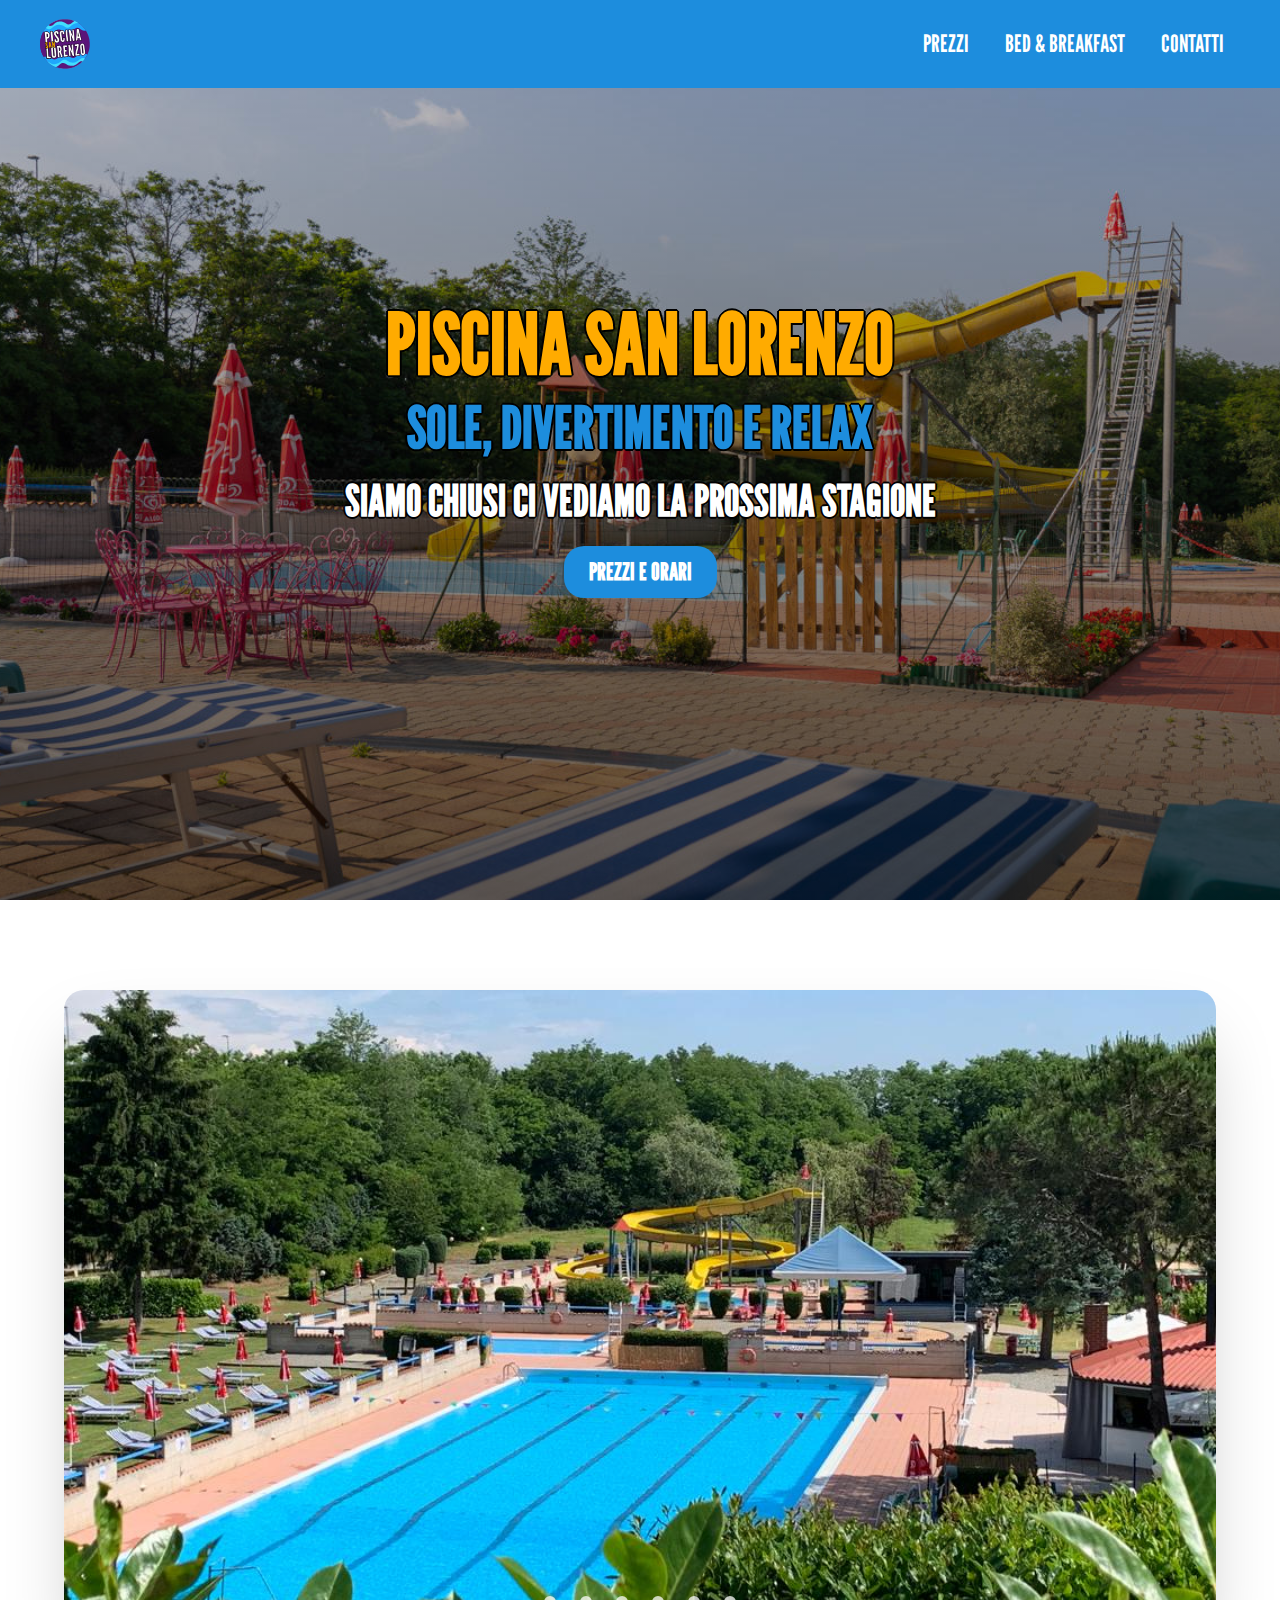
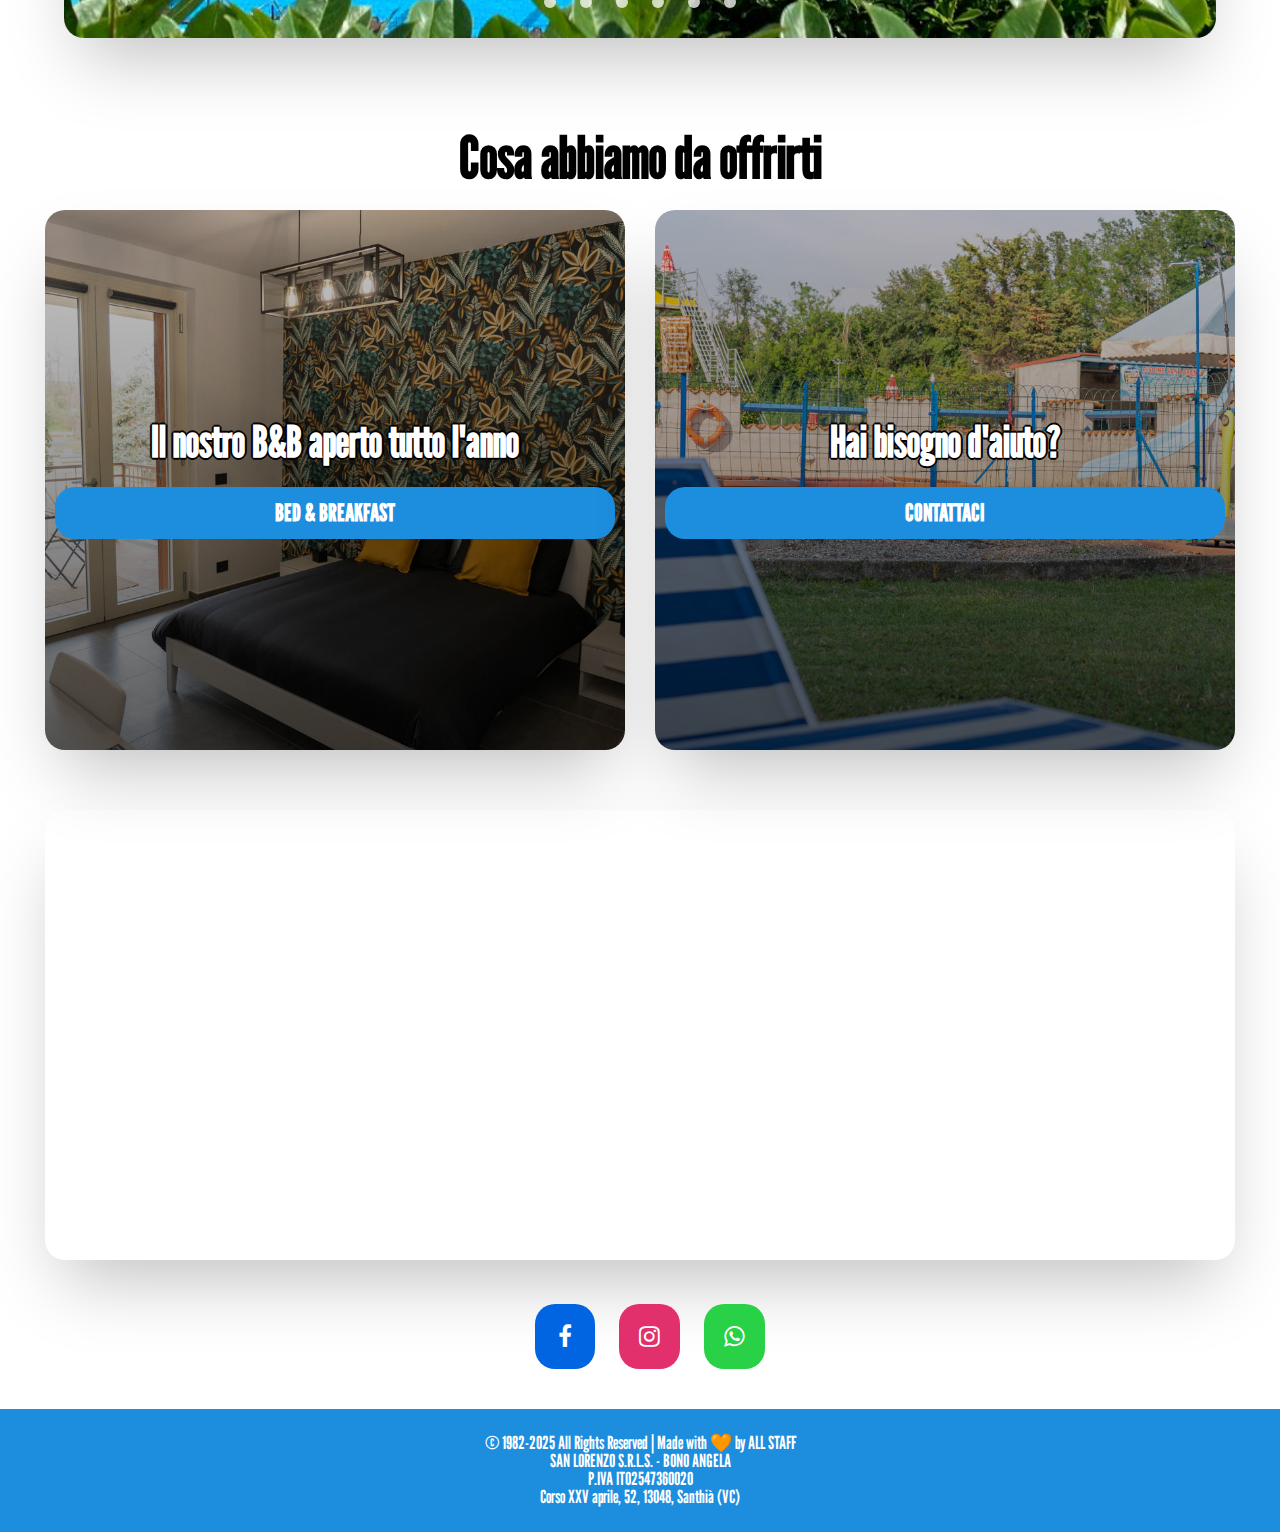
<file: index.html>
<!DOCTYPE html>
<html lang="en">
<head>
  <meta charset="UTF-8">
  <meta name="viewport" content="width=device-width, initial-scale=1.0">
  <meta http-equiv="X-UA-Compatible" content="ie=edge">
  <title>Piscina San Lorenzo</title>
  <link rel="icon" type="image/x-icon" href="/static/favicon/favicon.ico">
  <link rel="stylesheet" href="https://cdnjs.cloudflare.com/ajax/libs/font-awesome/4.7.0/css/font-awesome.min.css">
  <link rel="stylesheet" href="/static/css/style.css">
</head>

<body>
  <header class="header">
    <div class="header__content">
      <a class="header__logo" href="/">
        <img src="/static/img/Logo.svg" alt=" PISCINA SAN LORENZO">  
      </a>
      <div class="header__quick">
        <div class="icon-hamburger">
          <span></span>
          <span></span>
        </div>
      </div>
      <ul class="header__menu">
        <li><a href="/page/prezzi.html">PREZZI</a></li>
        <li><a href="/page/bnb.html">BED & BREAKFAST</a></li>
        <li><a href="/page/contatti.html">CONTATTI</a></li>
      </ul>
    </div>
  </header>


  <div class="cover__hero" style="background-image:linear-gradient(to bottom, rgba(0,0,0,0.2), rgba(0,0,0,0.6)), url('/static/img/Esterno/E5.jpg');">
    <div class="cover__content__hero">
      <h1>PISCINA SAN LORENZO</h1>
      <h2>SOLE, DIVERTIMENTO E RELAX</h2>
      <h3> SIAMO CHIUSI CI VEDIAMO LA PROSSIMA STAGIONE </h3>
      <a href="/page/prezzi.html" class="button">PREZZI E ORARI</a>
    </div>
  </div>

  <div class="spacer"></div>

  <section class="container">
    <div class="slider-wrapper">
      <div class="slider">
        <img id="slide-1" src="/static/img/Esterno/E15.jpg" alt="" />
        <img id="slide-2" src="/static/img/Esterno/E16.jpg" alt="" />
        <img id="slide-3" src="/static/img/Esterno/E14.jpg" alt="" />
        <img id="slide-4" src="/static/img/Esterno/E4.jpg" alt="" />
        <img id="slide-5" src="/static/img/Esterno/E11.jpg" alt="" />
        <img id="slide-6" src="/static/img/Esterno/E12.jpg" alt="" />
      </div>
      <div class="slider-nav">
        <a href="#slide-1"></a>
        <a href="#slide-2"></a>
        <a href="#slide-3"></a>
        <a href="#slide-4"></a>
        <a href="#slide-5"></a>
        <a href="#slide-6"></a>
      </div>
    </div>
  </section>

  <div class="spacer"></div>

  <div class="grid grid--center" id="casi-studio">
    <div class="col-70 text-center">
      <h2>Cosa abbiamo da offrirti</h2>
    </div>
    <div class="col-50">
      <div class="cover__card round mb-2" style="background-image:linear-gradient(to bottom, rgba(0,0,0,0.2), rgba(0,0,0,0.6)), url('/static/img/BnB/Camera_3/C3_1.jpg');">
        <h3> Il nostro B&B aperto tutto l'anno </h3>
        <a href="/page/bnb.html" class="button">Bed & Breakfast</a>
      </div>
    </div>
    <div class="col-50">
      <div class="cover__card round mb-2" style="background-image:linear-gradient(to bottom, rgba(0,0,0,0.2), rgba(0,0,0,0.6)), url('/static/img/Esterno/E7.jpg');">
        <h3> Hai bisogno d'aiuto? </h3>
        <a href="/page/contatti.html" class="button">Contattaci</a>
      </div>
    </div>
  </div>

  <div class="grid">
    <div class="col-100 text-center pt-3">
        <iframe src="https://www.google.com/maps/embed?pb=!1m18!1m12!1m3!1d2802.30375142001!2d8.1387801767427!3d45.383043138849224!2m3!1f0!2f0!3f0!3m2!1i1024!2i768!4f13.1!3m3!1m2!1s0x47862dfe93e5a685%3A0x7ba602fc5233c6cf!2sPiscina%20San%20Lorenzo!5e0!3m2!1sit!2sit!4v1734511897039!5m2!1sit!2sit"></iframe>
    </div>
  </div>

  <div class="grid">
    <div class="col-100 text-center pt-3 pb-3">
      <a href="https://www.facebook.com/PiscinaSanLorenzo/?locale=it_IT" class="button-facebook"><i class="fa fa-facebook"></i></a>
      <a href="https://www.instagram.com/piscina_san_lorenzo/" class="button-instagram"><i class="fa fa-instagram"></i></a>
      <a href="https://api.whatsapp.com/send/?phone=393274658067&text&type=phone_number&app_absent=0"class="button-whatsapp"><i class="fa fa-whatsapp"></i></a>
    </div>
  </div>

  <footer class="footer">
    <div class="grid">
      <div class="col-100 text-center">
        <li>© 1982-2025 All Rights Reserved | Made with &#129505; by ALL STAFF</li>
        <li>SAN LORENZO S.R.L.S. - BONO ANGELA</li>
        <li>P.IVA IT02547360020</li>
        <li>Corso XXV aprile, 52, 13048, Santhià (VC)</li>
      </div>
    </div>
  </footer>

  
  <script> 
    let item = document.querySelector('.icon-hamburger');
    item.addEventListener("click", function() {
      document.body.classList.toggle('menu-open');
    });
  </script>

</body>
</html>
</file>
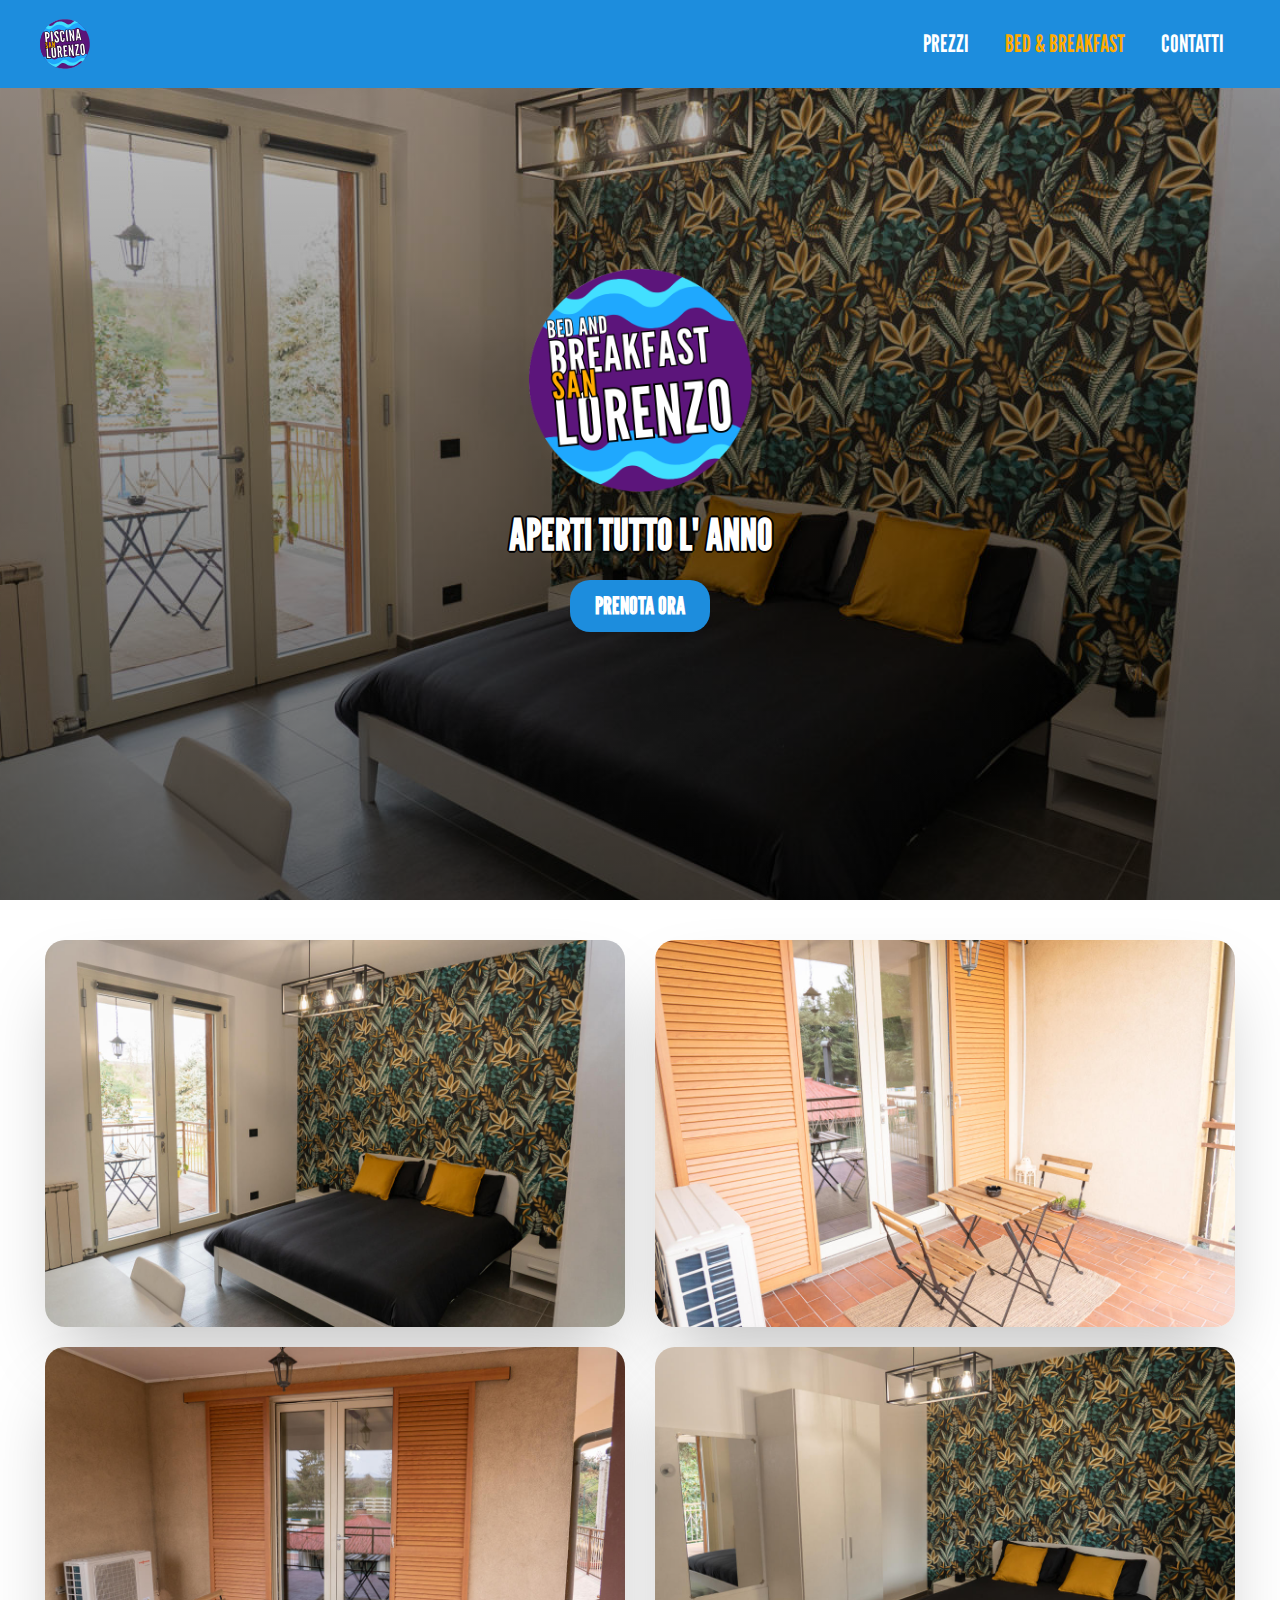
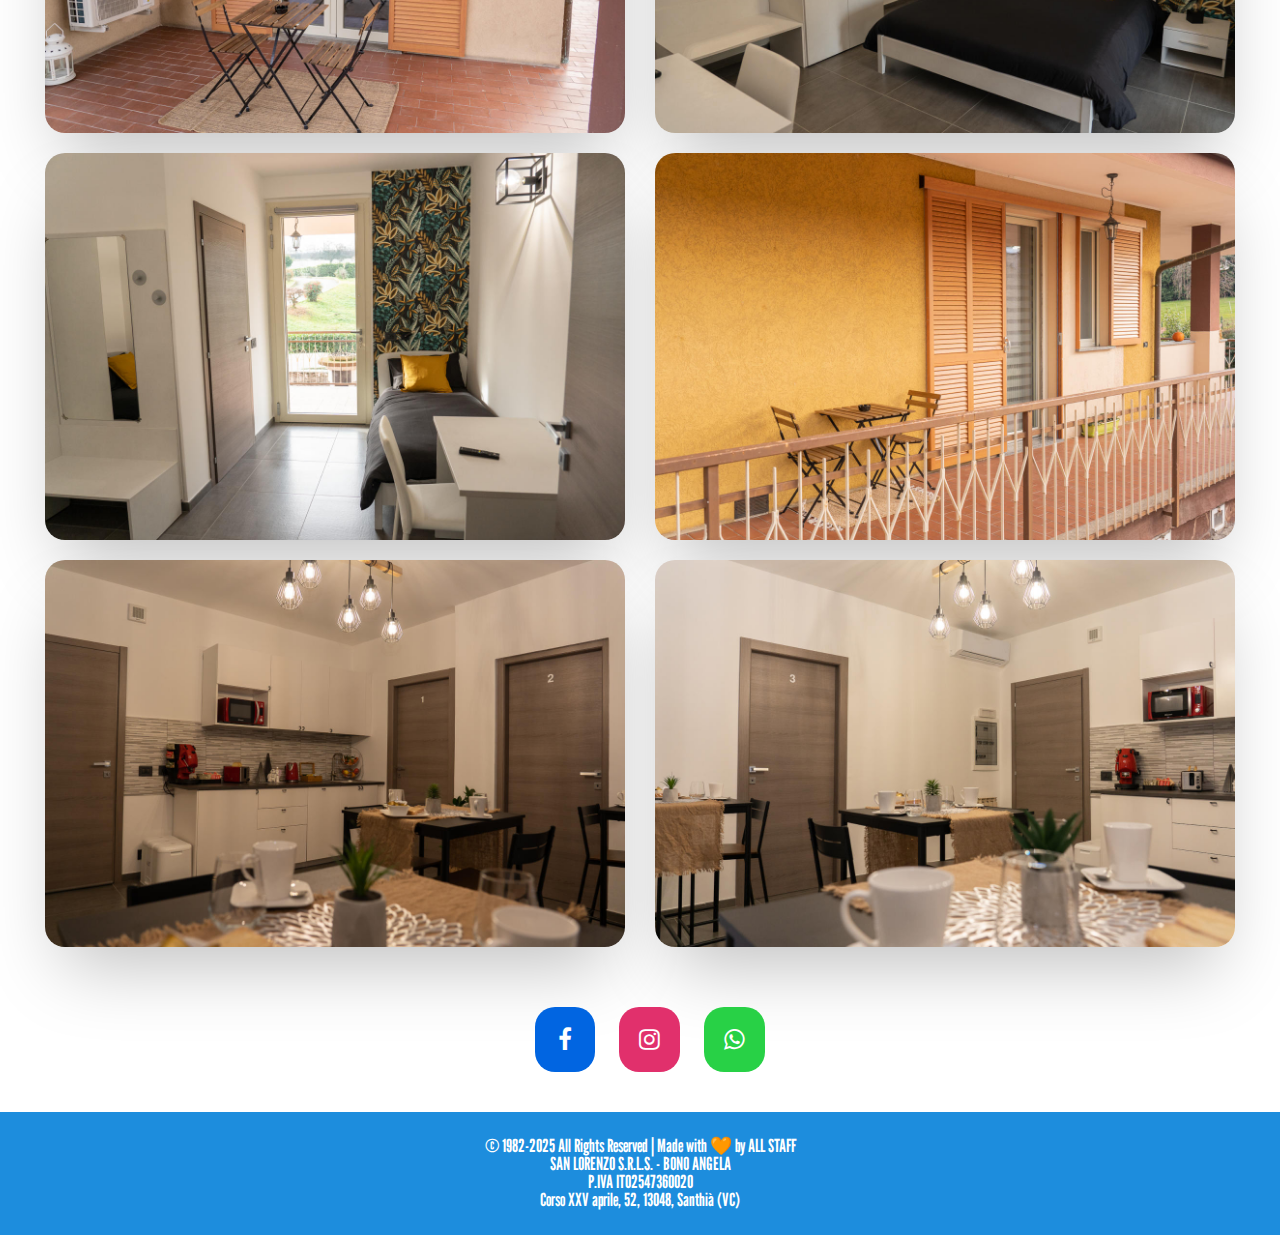
<file: page/bnb.html>
<!DOCTYPE html>
<html lang="en">
<head>
  <meta charset="UTF-8">
  <meta name="viewport" content="width=device-width, initial-scale=1.0">
  <meta http-equiv="X-UA-Compatible" content="ie=edge">
  <title>Bed & Breakfast</title>
  <link rel="icon" type="image/x-icon" href="/static/favicon/favicon.ico">
  <link rel="stylesheet" href="https://cdnjs.cloudflare.com/ajax/libs/font-awesome/4.7.0/css/font-awesome.min.css">
  <link rel="stylesheet" href="/static/css/style.css">
</head>

<body>
  <header class="header">
    <div class="header__content">
      <a class="header__logo" href="/">
        <img src="/static/img/Logo.svg" alt=" PISCINA SAN LORENZO">  
      </a>
      <div class="header__quick">
        <div class="icon-hamburger">
          <span></span>
          <span></span>
        </div>
    </div>
      <ul class="header__menu">
        <li><a href="/page/prezzi.html">PREZZI</a></li>
        <li><a style="color: #FFAB00ff;"href="/page/bnb.html">BED & BREAKFAST</a></li>
        <li><a href="/page/contatti.html">CONTATTI</a></li>
      </ul>
    </div>
  </header>

  <div class="cover__hero" style="background-image:linear-gradient(to bottom, rgba(0,0,0,0.2), rgba(0,0,0,0.6)), url('/static/img/BnB/Camera_3/C3_1.jpg');">
    <div class="cover__content__hero">
      <div class="grid">
        <div class="col-100 text-center">
          <img src="/static/img/logo/Logo_BnB.png" alt="" class="img-res">
          <h3>APERTI TUTTO L' ANNO</h3>
          <a href="https://booking.ireservation.it/it/piemonte/piscina-san-lorenzo-santhia/58315?hotelid=30324&checkin=2025-01-23&checkout=2025-01-24&ospiti=2&roomid=90430&rateid=base" class="button">PRENOTA ORA</a>
        </div>
      </div>
    </div>
  </div>

  <div class="grid pt-3">
    <div class="col-50">
      <img src="/static/img/BnB/Camera_3/C3_1.jpg" alt="" class="img-res round">
    </div>
    <div class="col-50">
      <img src="/static/img/BnB/Camera_3/C3_2.jpg" alt="" class="img-res round">
    </div>
  </div>
  <div class="grid">
    <div class="col-50">
      <img src="/static/img/BnB/Camera_2/C2_0.jpg" alt="" class="img-res round">
    </div>
    <div class="col-50">
      <img src="/static/img/BnB/Camera_2/C2_3.jpg" alt="" class="img-res round">
    </div>
  </div>
  <div class="grid">
    <div class="col-50">
      <img src="/static/img/BnB/Camera_1/C1_2.jpg" alt="" class="img-res round">
    </div>
    <div class="col-50">
      <img src="/static/img/BnB/Camera_1/C1_5.jpg" alt="" class="img-res round">
    </div>
  </div>
  <div class="grid">
    <div class="col-50">
      <img src="/static/img/BnB/Area_Comune/AC2.jpg" alt="" class="img-res round">
    </div>
    <div class="col-50">
      <img src="/static/img/BnB/Area_Comune/AC1.jpg" alt="" class="img-res round">
    </div>
  </div>

  <div class="grid">
    <div class="col-100 text-center pt-3 pb-3">
      <a href="https://www.facebook.com/PiscinaSanLorenzo/?locale=it_IT" class="button-facebook"><i class="fa fa-facebook"></i></a>
      <a href="https://www.instagram.com/piscina_san_lorenzo/" class="button-instagram"><i class="fa fa-instagram"></i></a>
      <a href="https://api.whatsapp.com/send/?phone=393274658067&text&type=phone_number&app_absent=0"class="button-whatsapp"><i class="fa fa-whatsapp"></i></a>
    </div>
  </div>

  <footer class="footer">
    <div class="grid">
      <div class="col-100 text-center">
        <li>© 1982-2025 All Rights Reserved | Made with &#129505; by ALL STAFF</li>
        <li>SAN LORENZO S.R.L.S. - BONO ANGELA</li>
        <li>P.IVA IT02547360020</li>
        <li>Corso XXV aprile, 52, 13048, Santhià (VC)</li>
      </div>
    </div>
  </footer>

  <script> 
    let item = document.querySelector('.icon-hamburger');
    item.addEventListener("click", function() {
      document.body.classList.toggle('menu-open');
    });
  </script>

</body>
</html>
</file>
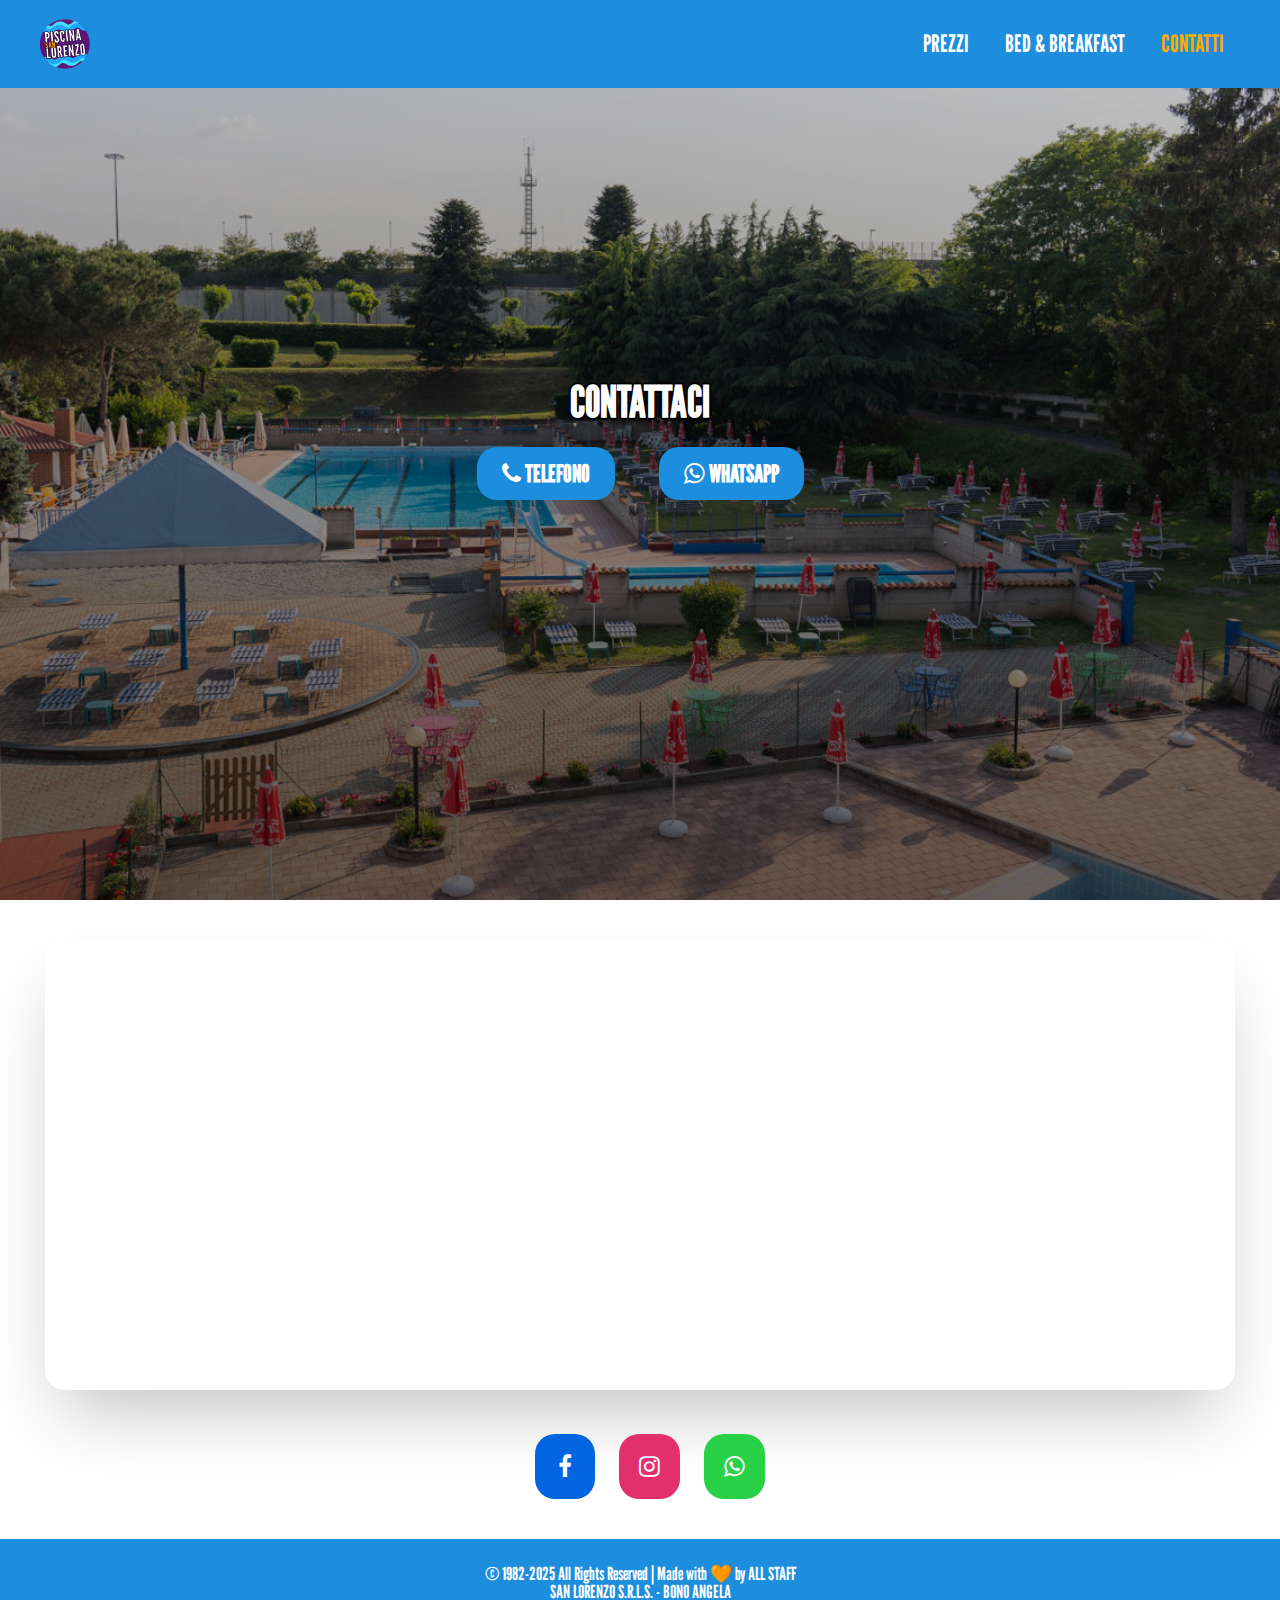
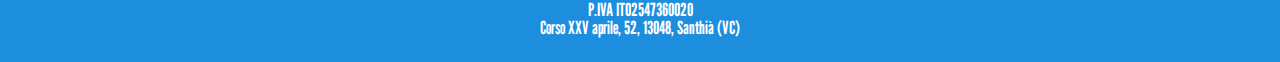
<file: page/contatti.html>
<!DOCTYPE html>
<html lang="en">
<head>
  <meta charset="UTF-8">
  <meta name="viewport" content="width=device-width, initial-scale=1.0">
  <meta http-equiv="X-UA-Compatible" content="ie=edge">
  <title>Contatti</title>
  <link rel="icon" type="image/x-icon" href="/static/favicon/favicon.ico">
  <link rel="stylesheet" href="https://cdnjs.cloudflare.com/ajax/libs/font-awesome/4.7.0/css/font-awesome.min.css">
  <link rel="stylesheet" href="/static/css/style.css">
</head>

<body>
  <header class="header">
    <div class="header__content">
      <a class="header__logo" href="/">
        <img src="/static/img/Logo.svg" alt=" PISCINA SAN LORENZO">  
      </a>
      <div class="header__quick">
        <div class="icon-hamburger">
          <span></span>
          <span></span>
        </div>
    </div>
      <ul class="header__menu">
        <li><a href="/page/prezzi.html">PREZZI</a></li>
        <li><a href="/page/bnb.html">BED & BREAKFAST</a></li>
        <li><a style="color: #FFAB00ff;"href="/page/contatti.html">CONTATTI</a></li>
      </ul>
    </div>
  </header>

  <div class="cover__hero" style="background-image:linear-gradient(to bottom, rgba(0,0,0,0.2), rgba(0,0,0,0.6)), url('/static/img/Esterno/E4.jpg');">
    <div class="cover__content__hero">
      <div class="grid">
        <div class="col-100 text-center">
          <h3>CONTATTACI</h3>
          <a style="margin-right: 20px; margin-left: 20px; margin-bottom: 20px;"href="tel:+393274658067" class="button"><i class="fa fa-phone"></i> TELEFONO</a>
          <a style="margin-right: 20px; margin-left: 20px; margin-bottom: 20px;"href="https://api.whatsapp.com/send/?phone=393274658067&text&type=phone_number&app_absent=0"class="button"><i class="fa fa-whatsapp"></i>   WHATSAPP</a>
        </div>
      </div>
    </div>
  </div>

  <div class="grid">
    <div class="col-100 text-center pt-3">
        <iframe src="https://www.google.com/maps/embed?pb=!1m18!1m12!1m3!1d2802.30375142001!2d8.1387801767427!3d45.383043138849224!2m3!1f0!2f0!3f0!3m2!1i1024!2i768!4f13.1!3m3!1m2!1s0x47862dfe93e5a685%3A0x7ba602fc5233c6cf!2sPiscina%20San%20Lorenzo!5e0!3m2!1sit!2sit!4v1734511897039!5m2!1sit!2sit"></iframe>
    </div>
  </div>
  
  <div class="grid">
    <div class="col-100 text-center pt-3 pb-3">
      <a href="https://www.facebook.com/PiscinaSanLorenzo/?locale=it_IT" class="button-facebook"><i class="fa fa-facebook"></i></a>
      <a href="https://www.instagram.com/piscina_san_lorenzo/" class="button-instagram"><i class="fa fa-instagram"></i></a>
      <a href="https://api.whatsapp.com/send/?phone=393274658067&text&type=phone_number&app_absent=0"class="button-whatsapp"><i class="fa fa-whatsapp"></i></a>
    </div>
  </div>

  <footer class="footer">
    <div class="grid">
      <div class="col-100 text-center">
        <li>© 1982-2025 All Rights Reserved | Made with &#129505; by ALL STAFF</li>
        <li>SAN LORENZO S.R.L.S. - BONO ANGELA</li>
        <li>P.IVA IT02547360020</li>
        <li>Corso XXV aprile, 52, 13048, Santhià (VC)</li>
      </div>
    </div>
  </footer>

  <script> 
    let item = document.querySelector('.icon-hamburger');
    item.addEventListener("click", function() {
      document.body.classList.toggle('menu-open');
    });
  </script>

</body>
</html>
</file>
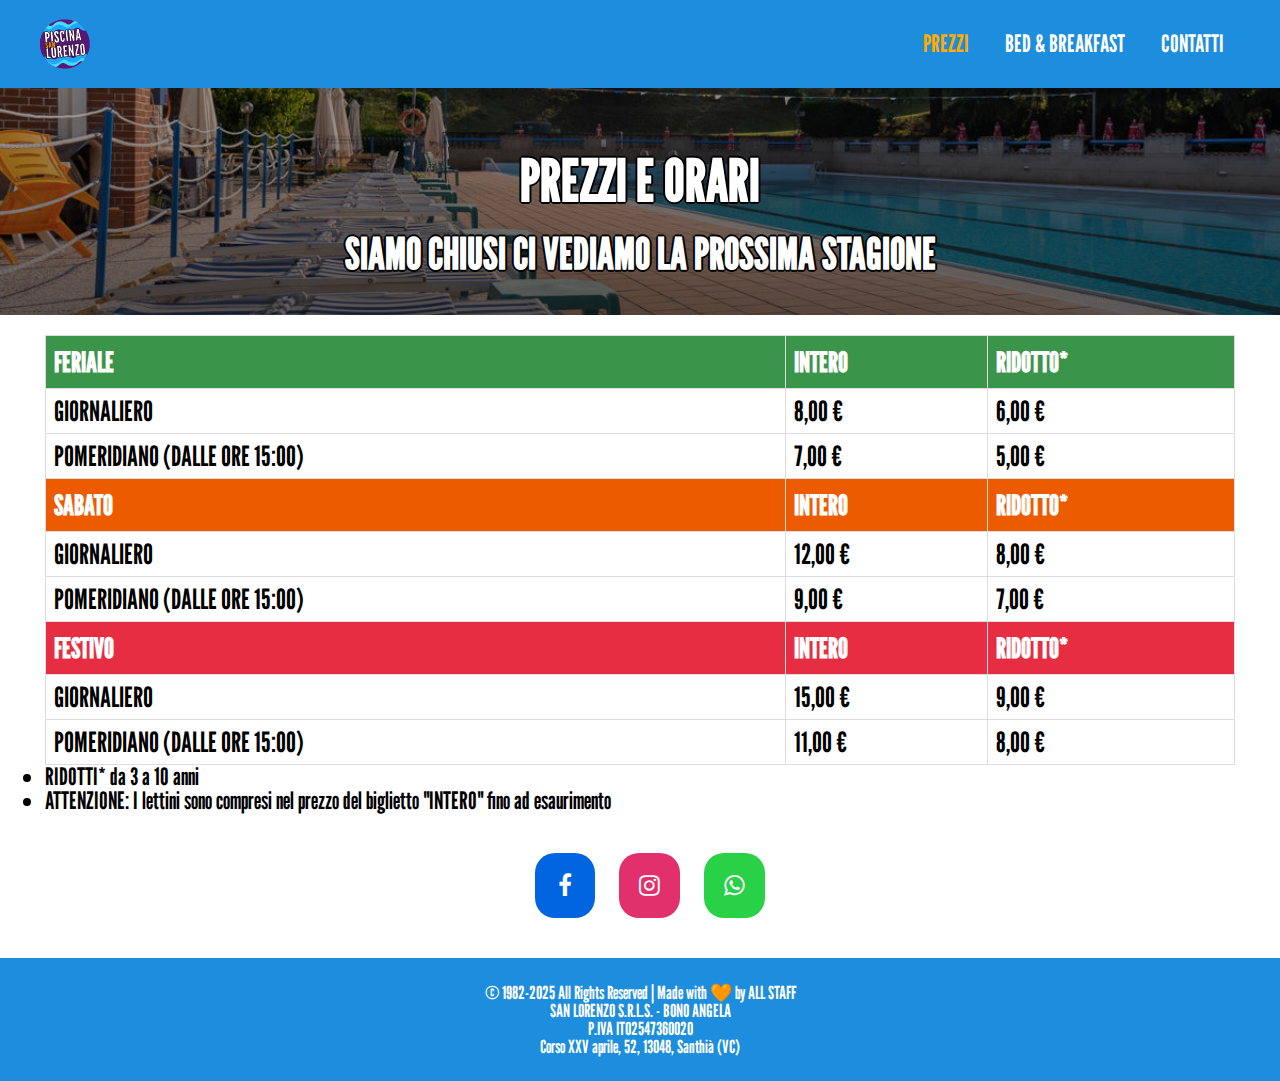
<file: page/prezzi.html>
<!DOCTYPE html>
<html lang="en">
<head>
  <meta charset="UTF-8">
  <meta name="viewport" content="width=device-width, initial-scale=1.0">
  <meta http-equiv="X-UA-Compatible" content="ie=edge">
  <title>Prezzi e Orari</title>
  <link rel="icon" type="image/x-icon" href="/static/favicon/favicon.ico">
  <link rel="stylesheet" href="https://cdnjs.cloudflare.com/ajax/libs/font-awesome/4.7.0/css/font-awesome.min.css">
  <link rel="stylesheet" href="/static/css/style.css">
</head>

<body>
  <header class="header">
    <div class="header__content">
      <a class="header__logo" href="/">
        <img src="/static/img/Logo.svg" alt=" PISCINA SAN LORENZO">  
      </a>
      <div class="header__quick">
        <div class="icon-hamburger">
          <span></span>
          <span></span>
        </div>
    </div>
      <ul class="header__menu">
        <li><a style="color: #FFAB00ff;" href="/page/prezzi.html">PREZZI</a></li>
        <li><a href="/page/bnb.html">BED & BREAKFAST</a></li>
        <li><a href="/page/contatti.html">CONTATTI</a></li>
      </ul>
    </div>
  </header>

  <div class="cover" style="background-image:linear-gradient(to bottom, rgba(0,0,0,0.2), rgba(0,0,0,0.6)), url('/static/img/Esterno/E8.jpg');">
    <div class="cover__content">
      <h2> PREZZI E ORARI </h2>
      <h3> SIAMO CHIUSI CI VEDIAMO LA PROSSIMA STAGIONE </h3>
    </div>
  </div>

<div class="grid">
  <div class="col-100">
    <table id="customers">
      <tr>
        <th>feriale</th>
        <th>intero</th>
        <th>ridotto*</th>
      </tr>
      <tr>
        <td>giornaliero</td>
        <td>8,00 €</td>
        <td>6,00 €</td>
      </tr>
      <tr>
        <td>pomeridiano (dalle ore 15:00)</td>
        <td>7,00 €</td>
        <td>5,00 €</td>
      </tr>
      <tr>
        <th style="  background-color: #ed5b00;">sabato</th>
        <th style="  background-color: #ed5b00;">intero</th>
        <th style="  background-color: #ed5b00;">ridotto*</th>
      </tr>
      <tr>
        <td>giornaliero</td>
        <td>12,00 €</td>
        <td>8,00 €</td>
      </tr>
      <tr>
        <td>pomeridiano (dalle ore 15:00)</td>
        <td>9,00 €</td>
        <td>7,00 €</td>
      </tr>
      <tr>
        <th style="  background-color: #e62d42;">festivo</th>
        <th style="  background-color: #e62d42;">intero</th>
        <th style="  background-color: #e62d42;">ridotto*</th>
      </tr>
      <tr>
        <td>giornaliero</td>
        <td>15,00 €</td>
        <td>9,00 €</td>
      </tr>
      <tr>
        <td>pomeridiano (dalle ore 15:00)</td>
        <td>11,00 €</td>
        <td>8,00 €</td>
      </tr>
    </table>
    <li>RIDOTTI*	da 3 a 10 anni</li>
    <li>ATTENZIONE: I lettini sono compresi nel prezzo del biglietto "INTERO" fino ad esaurimento</li>
    </div>
  </div>

  <div class="grid">
    <div class="col-100 text-center pt-3 pb-3">
      <a href="https://www.facebook.com/PiscinaSanLorenzo/?locale=it_IT" class="button-facebook"><i class="fa fa-facebook"></i></a>
      <a href="https://www.instagram.com/piscina_san_lorenzo/" class="button-instagram"><i class="fa fa-instagram"></i></a>
      <a href="https://api.whatsapp.com/send/?phone=393274658067&text&type=phone_number&app_absent=0"class="button-whatsapp"><i class="fa fa-whatsapp"></i></a>
    </div>
  </div>

  <footer class="footer">
    <div class="grid">
      <div class="col-100 text-center">
        <li>© 1982-2025 All Rights Reserved | Made with &#129505; by ALL STAFF</li>
        <li>SAN LORENZO S.R.L.S. - BONO ANGELA</li>
        <li>P.IVA IT02547360020</li>
        <li>Corso XXV aprile, 52, 13048, Santhià (VC)</li>
      </div>
    </div>
  </footer>

  <script> 
    let item = document.querySelector('.icon-hamburger');
    item.addEventListener("click", function() {
      document.body.classList.toggle('menu-open');
    });
  </script>

</body>
</html>
</file>
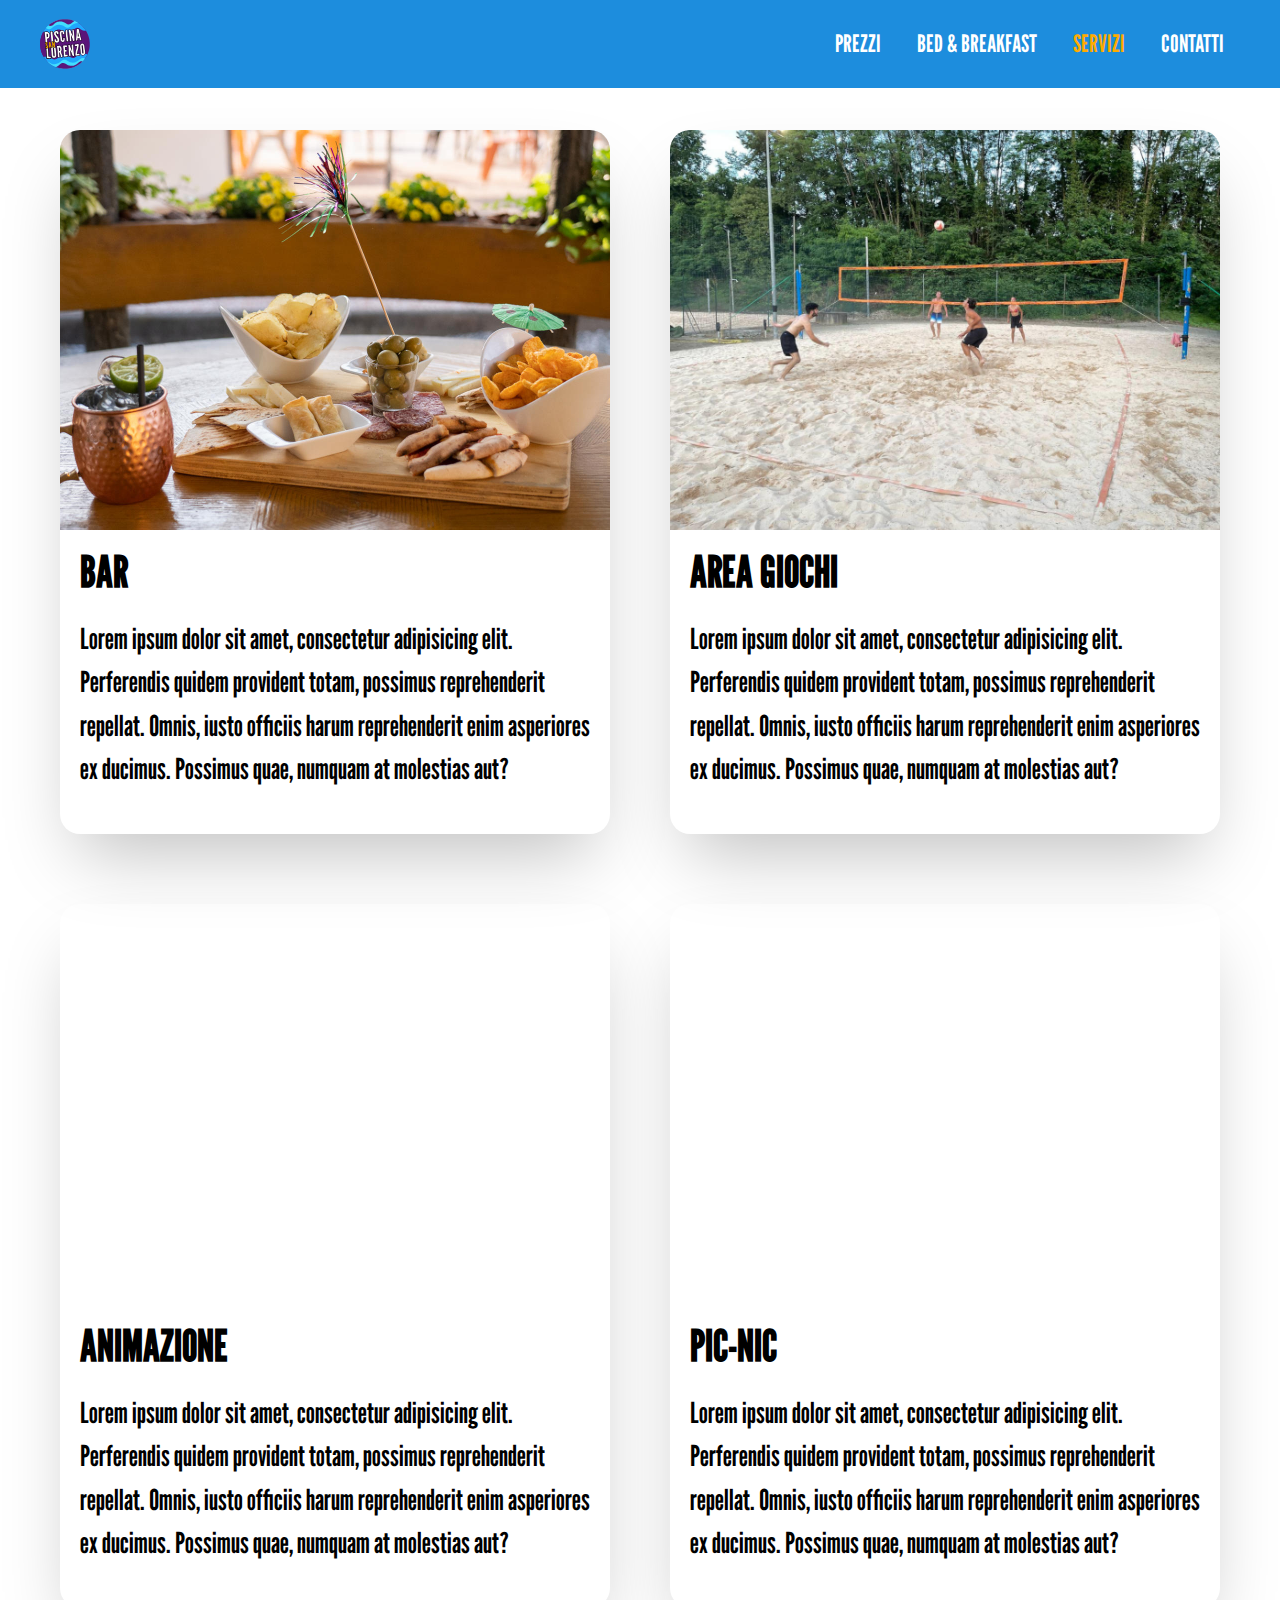
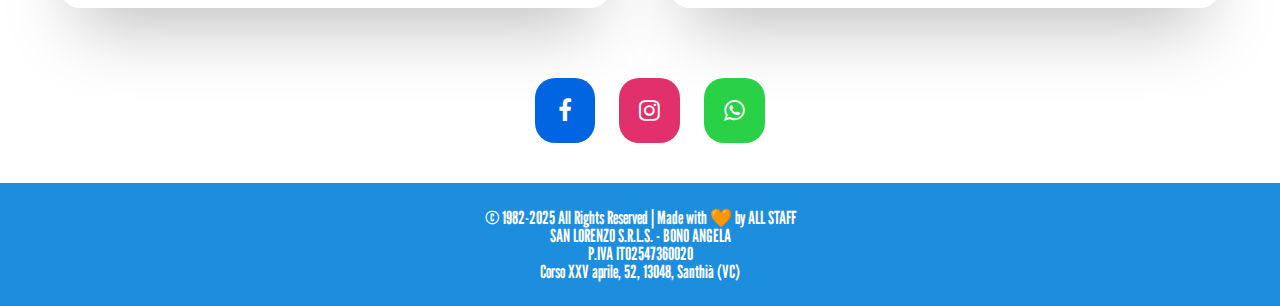
<file: page/servizi.html>
<!DOCTYPE html>
<html lang="en">
<head>
  <meta charset="UTF-8">
  <meta name="viewport" content="width=device-width, initial-scale=1.0">
  <meta http-equiv="X-UA-Compatible" content="ie=edge">
  <title>Servizi</title>
  <link rel="icon" type="image/x-icon" href="/static/favicon/favicon.ico">
  <link rel="stylesheet" href="https://cdnjs.cloudflare.com/ajax/libs/font-awesome/4.7.0/css/font-awesome.min.css">
  <link rel="stylesheet" href="/static/css/style.css">
</head>

<body>
  <header class="header">
    <div class="header__content">
      <a class="header__logo" href="/">
        <img src="/static/img/Logo.svg" alt=" PISCINA SAN LORENZO">  
      </a>
      <div class="header__quick">
        <div class="icon-hamburger">
          <span></span>
          <span></span>
        </div>
    </div>
      <ul class="header__menu">
        <li><a href="/page/prezzi.html">PREZZI</a></li>
        <li><a href="/page/bnb.html">BED & BREAKFAST</a></li>
        <li><a style="color: #FFAB00ff;"href="/page/servizi.html">SERVIZI</a></li>
        <li><a href="/page/contatti.html">CONTATTI</a></li>
      </ul>
    </div>
  </header>

  <div class="spacer"></div>

  <div class="grid mt-3">
    <div class="col-50">
      <div class="card">
        <div class="card__img" style="background-image: url('/static/img/Bar/B1.jpg');"></div>
        <h3> BAR </h3>
        <p>Lorem ipsum dolor sit amet, consectetur adipisicing elit. Perferendis quidem provident totam, possimus reprehenderit repellat. Omnis, iusto officiis harum reprehenderit enim asperiores ex ducimus. Possimus quae, numquam at molestias aut?</p>
      </div>
    </div>
    <div class="col-50">
      <div class="card">
        <div class="card__img" style="background-image: url('/static/img/Esterno/E21.jpg');"></div>
        <h3> AREA GIOCHI </h3>
        <p>Lorem ipsum dolor sit amet, consectetur adipisicing elit. Perferendis quidem provident totam, possimus reprehenderit repellat. Omnis, iusto officiis harum reprehenderit enim asperiores ex ducimus. Possimus quae, numquam at molestias aut?</p>
      </div>
    </div>
  </div>
  
  <div class="grid mt-3">
    <div class="col-50">
      <div class="card">
        <div class="card__img" style="background-image: url('https://picsum.photos/1920/1080');"></div>
        <h3> ANIMAZIONE </h3>
        <p>Lorem ipsum dolor sit amet, consectetur adipisicing elit. Perferendis quidem provident totam, possimus reprehenderit repellat. Omnis, iusto officiis harum reprehenderit enim asperiores ex ducimus. Possimus quae, numquam at molestias aut?</p>
      </div>
    </div>
    <div class="col-50">
      <div class="card">
        <div class="card__img" style="background-image: url('https://picsum.photos/1920/1080');"></div>
        <h3> PIC-NIC </h3>
        <p>Lorem ipsum dolor sit amet, consectetur adipisicing elit. Perferendis quidem provident totam, possimus reprehenderit repellat. Omnis, iusto officiis harum reprehenderit enim asperiores ex ducimus. Possimus quae, numquam at molestias aut?</p>
      </div>
    </div>
  </div>
  
  

  <div class="grid">
    <div class="col-100 text-center pt-3 pb-3">
      <a href="https://www.facebook.com/PiscinaSanLorenzo/?locale=it_IT" class="button-facebook"><i class="fa fa-facebook"></i></a>
      <a href="https://www.instagram.com/piscina_san_lorenzo/" class="button-instagram"><i class="fa fa-instagram"></i></a>
      <a href="https://api.whatsapp.com/send/?phone=393274658067&text&type=phone_number&app_absent=0"class="button-whatsapp"><i class="fa fa-whatsapp"></i></a>
    </div>
  </div>

  <footer class="footer">
    <div class="grid">
      <div class="col-100 text-center">
        <li>© 1982-2025 All Rights Reserved | Made with &#129505; by ALL STAFF</li>
        <li>SAN LORENZO S.R.L.S. - BONO ANGELA</li>
        <li>P.IVA IT02547360020</li>
        <li>Corso XXV aprile, 52, 13048, Santhià (VC)</li>
      </div>
    </div>
  </footer>

  <script> 
    let item = document.querySelector('.icon-hamburger');
    item.addEventListener("click", function() {
      document.body.classList.toggle('menu-open');
    });
  </script>

</body>
</html>
</file>
<file: static/css/style.css>
/* Reset */
body, html{ font-family: 'League Gothic', serif; line-height: 1; font-size: 24px; box-sizing: border-box;margin: 0;padding: 0;}*,*:before,*:after{ box-sizing: border-box; }h1,h2,h3,h4,h5,h6, p, ol, ul{margin: 0 0 1rem 0;padding: 0;}ol,ul{padding-left: 20px;line-height: 1.5;}img{height: auto;}h1{font-size: 4rem;} h2{font-size: 3rem;} h3{font-size: 2rem;} h4{font-size: 1rem;} h5{font-size: 0.8rem;} h6{font-size: 0.6rem;}a{text-decoration:none}

@font-face {
  font-family: League Gothic;
  src: url("/static/font/League_Gothic/LeagueGothic-Regular.ttf");
}

/* ! Color Palette*/

/*
--indigo: #5C157Bff;
--black: #000001ff;
--vivid-sky-blue: #42DFFFff;
--argentinian-blue: #1FA8FEff;
--white: #FEFEFEff;
--orange-web: #FFAB00ff;
*/

/* Menu */
:root { --blu: #1d8ddd; --menu-bg: #1d8ddd; --menu-color: #000001ff;--vivid-sky-blue: #42DFFFff; --argentinian-blue: #1FA8FEff; --white: #fff;  --title: #FFAB00ff; --black: #000001ff;}


.header{ background-color: var(--menu-bg); position: fixed; top:0;  left:0; z-index: 9999; width: 100%; padding: 10px 15px; }
.header__content{max-width: 1200px;width: 100%;margin: 0 auto; display: flex;justify-content: space-between;}

.header__logo,
.header__quick{display: flex; align-items: center;color:var(--menu-color)}
.header__logo img{max-height: 50px;}

.header__menu{padding: 0;margin: 0;}
.header__menu li{display: inline-block;}
.header__menu li a{color:var(--white); display: block;padding: 16px;font-size: 24px;}
.header__menu li a:hover{color: var(--title);}
.header__menu li a:target{color: var(--title);}

@media (max-width: 768px) {
  .header__menu{   
    position: absolute; top:60px; left:0; background-color: var(--menu-bg); width: 100%; height: 100vh;
    height: 0vh; overflow: hidden;transition: all 1s cubic-bezier(.215, .61, .355, 1);
  }

  .header__menu li{width: 100%;border-bottom: 1px solid var(--white)}
  .menu-open .header__menu{height: 100vh;padding: 3%;}

  .icon-hamburger{height: 50px;width: 40px;margin-left: 20px;padding-top: 5px;}
  .icon-hamburger span{height: 2px; width: 30px;background: var(--white);position: relative;display: block;margin-top: 11px;transition: all 0.2s cubic-bezier(.215, .61, .355, 1);}

  .menu-open .icon-hamburger span:nth-child(1){transform: rotate(45deg) translateY(9px);}
  .menu-open .icon-hamburger span:nth-child(2){transform: rotate(-45deg) translateY(-9px);}

  .header__quick{display: flex; justify-content: flex-end; width: 50%;}

}


/* ! Grid System */
.grid { margin: 0 auto; padding: 0 15px; max-width: 1250px; display: flex; flex-flow: row; flex-wrap: wrap;}
.grid--center{justify-content: center;}
.col{ flex: 1;}

[class*='col-'] { position: relative;padding: 0 15px;}
.grid .grid [class*='col-'] {padding: 0px;}

.col-20{ width: 20%; }
.col-25{ width: 25%; }
.col-30{ width: 30%; }
.col-33{ width: 33.33%; }
.col-50{ width: 50%; }
.col-70{ width: 70%; }
.col-80{ width: 80%; }
.col-100{ width: 100%; }

@media (max-width: 991px) {
  .tab-20 { width: 20%; }
  .tab-25 { width: 25%; }
  .tab-33 { width: 33.33%; }
  .tab-50 { width: 50%; }
  .tab-100 { width: 100%; }
}

@media (max-width: 768px) {
  [class*='col-'] { width: 100%;}
  .sma-20 { width: 20%; }
  .sma-25 { width: 25%; }
  .sma-33 { width: 33.33%; }
  .sma-50 { width: 50%; }
  .sma-100 { width: 100%; }
}


/* ! Title System */
h1, .text-1 {font-size: 3.5rem;margin-bottom:0.5rem}
h2, .text-2 {font-size: 2.4rem;margin-bottom:1rem}
h3, .text-3  {font-size: 1.8rem;margin-bottom:1rem}
h4, p, .text-4 {font-size: 1.2rem;margin-bottom:1rem; line-height: 1.5;}
a{color: var(--title)}

/* ! Button System */
.button { 
  font-size: 1rem; text-transform: uppercase; background: var(--menu-bg); color:var(--white); 
  text-decoration: none;padding: 14px 25px; display: inline-block;
  border-radius: 20px; font-weight: 700;
}  

.button:hover{
  background: var(--argentinian-blue); 
}

.button-small { 
  font-size: 1rem; text-transform: uppercase; background: var(--menu-bg); color:var(--white); 
  text-decoration: none;padding: 10px 20px; display: inline-block;
  border-radius: 20px; font-weight: 700;
} 

.button-whatsapp{  font-size: 1rem; text-transform: uppercase; background: #28D146; color:var(--white); 
  text-decoration: none;padding: 20px 20px; display: inline-block;
  border-radius: 20px; font-weight: 700; margin-left: 20px;

}
.button-instagram{  font-size: 1rem; text-transform: uppercase; background: #E1306C; color:var(--white); 
  text-decoration: none;padding: 20px 20px; display: inline-block;
  border-radius: 20px; font-weight: 700; margin-left: 20px;

}
.button-facebook{  font-size: 1rem; text-transform: uppercase; background: #0165E1; color:var(--white); 
  text-decoration: none;padding: 20px 23px; display: inline-block;
  border-radius: 20px; font-weight: 700; margin-left: 20px;

}

.button-whatsapp:hover,.button-facebook:hover,.button-instagram:hover{
  opacity: 0.7;
}

/* ! Helpers  */
.mt-0{margin-top: 0 }
.mt-1{margin-top: 10px}
.mt-2{margin-top: 20px}
.mt-3{margin-top: 40px}
.mt-4{margin-top: 100px }

.mb-0{margin-bottom: 0}
.mb-1{margin-bottom: 10px}
.mb-2{margin-bottom: 20px}
.mb-3{margin-bottom: 40px}
.mb-4{margin-bottom: 100px}

.p-0{padding: 0}
.p-1{padding: 10px}
.p-2{padding: 20px}
.p-3{padding: 40px}
.p-4{padding: 100px}

.pt-1{padding-top: 10px;}
.pt-3{padding-top: 20px;}
.pt-3{padding-top: 40px;}
.pt-4{padding-top: 15vh;}

.pb-1{padding-bottom: 10px;}
.pb-2{padding-bottom: 20px;}
.pb-3{padding-bottom: 40px;}
.pb-4{padding-bottom: 15vh;}

.text-center { text-align: center; }
.text-right { text-align: right; }
.text-left { text-align: left; }
.img-res { width: 100%; height: auto; margin-bottom: 20px;vertical-align: middle;}


/* ! Cover */
.cover__hero{ 
  text-align: center; padding:10px; margin:0px; min-height:100vh; width:100%; 
  display:flex; flex-direction:column; justify-content:center; 
  background-position: center center; background-size:cover;
}
.cover__hero * {color:var(--white)}
.cover__content__hero h1{color:var(--title); text-shadow: 2px 0 var(--black), -2px 0 var(--black), 0 2px var(--black), 0 -2px var(--black),  1px 1px var(--black), -1px -1px var(--black), 1px -1px var(--black), -1px 1px var(--black); }
.cover__content__hero h2{color:var(--menu-bg); text-shadow: 2px 0 var(--black), -2px 0 var(--black), 0 2px var(--black), 0 -2px var(--black),  1px 1px var(--black), -1px -1px var(--black), 1px -1px var(--black), -1px 1px var(--black); }
.cover__content__hero h3{text-shadow: 2px 0 var(--black), -2px 0 var(--black), 0 2px var(--black), 0 -2px var(--black),  1px 1px var(--black), -1px -1px var(--black), 1px -1px var(--black), -1px 1px var(--black); }
.cover__content__hero img{max-height: 25vh; max-width: 25vh;}


.cover__card{ 
  text-align: center; padding:10px; margin:0px; min-height:60vh; width:100%; 
  display:flex; flex-direction:column; justify-content:center; 
  background-position: center center; background-size:cover; margin-bottom: 20px;
}
.cover__card h3{color:var(--white);text-shadow: 2px 0 var(--black), -2px 0 var(--black), 0 2px var(--black), 0 -2px var(--black),  1px 1px var(--black), -1px -1px var(--black), 1px -1px var(--black), -1px 1px var(--black); }


.cover{ 
  text-align: center; padding:10px; margin:0px; min-height:35vh; width:100%; 
  display:flex; flex-direction:column; justify-content:center; 
  background-position: center center; background-size:cover; margin-bottom: 20px;
}
.cover * {color:var(--white);}
.cover__content {padding-top: 15vh;}
.cover__content h2{text-shadow: 2px 0 var(--black), -2px 0 var(--black), 0 2px var(--black), 0 -2px var(--black),  1px 1px var(--black), -1px -1px var(--black), 1px -1px var(--black), -1px 1px var(--black); }
.cover__content h3{text-shadow: 2px 0 var(--black), -2px 0 var(--black), 0 2px var(--black), 0 -2px var(--black),  1px 1px var(--black), -1px -1px var(--black), 1px -1px var(--black), -1px 1px var(--black); }


/* ! Card */
.card{padding:20px;	box-shadow: 0 1.5rem 3rem -0.75rem hsla(0, 0%, 0%, 0.25);
border-radius: 20px;overflow: hidden;margin: 0 15px 30px 15px; min-height: 450px}
.card__img{min-height:400px;display: block;background-position: center center; background-size:cover;margin: -20px -20px 20px -20px;}

.box{  text-align: center; padding:10px; margin:10px; min-height:10px; display:flex; flex-direction:column; justify-content:center ;}

/* ! Table */
#customers {
  border-collapse: collapse;
  width: 100%;
}

#customers td, #customers th {
  text-transform: uppercase;
  font-size: 28px;
  border: 1px solid #ddd;
  padding: 8px;
}

#customers th {
  padding-top: 12px;
  padding-bottom: 12px;
  text-align: left;
  text-transform: uppercase;
  background-color: #3a944a;
  color: white;
}

/* ! Google-maps */
iframe {
  border:0;
  box-shadow: 0 1.5rem 3rem -0.75rem hsla(0, 0%, 0%, 0.25);
  border-radius: 20px;
  width: 100%;
  height: 50vh;
}

/* ! Footer */
.footer{ background: var(--menu-bg); padding: 2%; color: var(--white) }
.footer .grid li{list-style: none;font-size: 18px;}

/* Helpers - Utility */
.img-round{ border-radius: 50%;}
.round{border-radius: 20px;	box-shadow: 0 1.5rem 3rem -0.75rem hsla(0, 0%, 0%, 0.25);}
.img-small{height: 270px;object-fit: cover;}
.ionicon{width: 20px;height: 20px;margin: 10px;}
.font-normal{font-weight: 400;}
.relative{position: relative;}
.overflow-h{overflow: hidden;}
.spacer{height: 10vh;}

/* ! Slider */
.container {
	padding: 0px;
}

.slider-wrapper {
	position: relative;
	max-width: 48rem;
	margin: 0 auto;
}

.slider {
	display: flex;
	aspect-ratio: 16 / 9;
	overflow-x: auto;
	scroll-snap-type: x mandatory;
	scroll-behavior: smooth;
	box-shadow: 0 1.5rem 3rem -0.75rem hsla(0, 0%, 0%, 0.25);
	border-radius: 20px;
	-ms-overflow-style: none; /* Hide scrollbar IE and Edge */
	scrollbar-width: none; /* Hide scrollbar Firefox */
}

/* Hide scrollbar for Chrome, Safari and Opera */
.slider::-webkit-scrollbar {
	display: none;
}

.slider img {
	flex: 1 0 100%;
	scroll-snap-align: start;
	object-fit: cover;
}

.slider-nav {
	display: flex;
	column-gap: 1rem;
	position: absolute;
	bottom: 1.25rem;
	left: 50%;
	transform: translateX(-50%);
	z-index: 1;
}

.slider-nav a {
	width: 0.5rem;
	height: 0.5rem;
	border-radius: 50%;
	background-color: #fff;
	opacity: 0.75;
	transition: opacity ease 250ms;
}

.slider-nav a:hover {
	opacity: 1;
}
</file>
